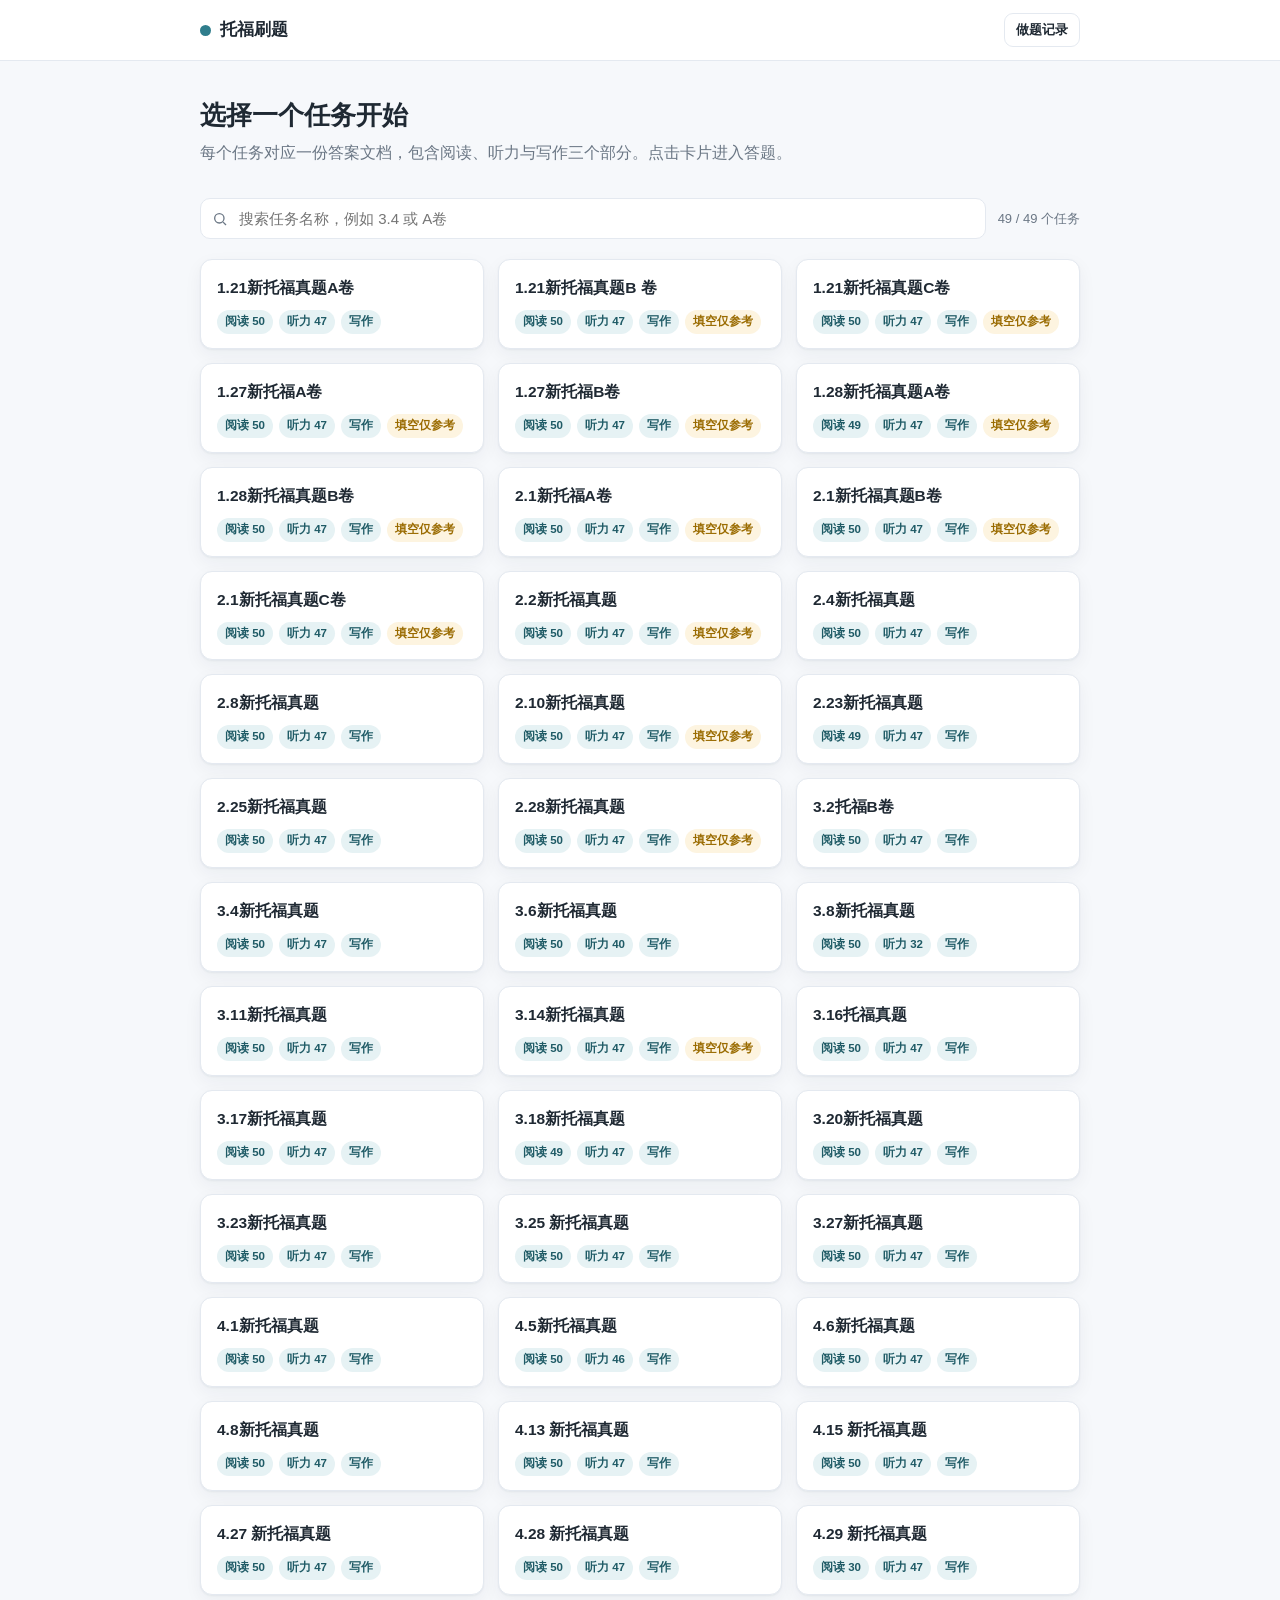
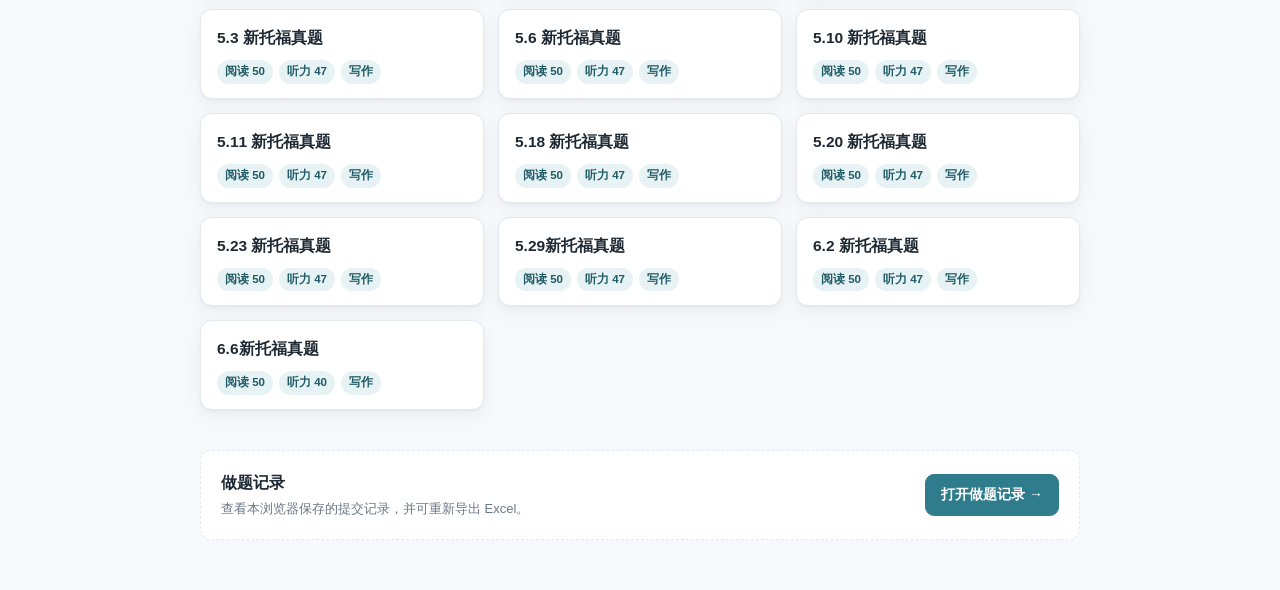
<file: index.html>
<!DOCTYPE html>
<html lang="zh-CN">
<head>
<meta charset="UTF-8">
<meta name="viewport" content="width=device-width, initial-scale=1">
<title>托福刷题 · 任务列表</title>
<link rel="stylesheet" href="assets/style.css">
</head>
<body>
<header class="topbar">
  <div class="wrap">
    <div class="brand"><span class="dot"></span> 托福刷题</div>
    <div class="spacer"></div>
    <a class="btn sm ghost" href="records.html">做题记录</a>
  </div>
</header>

<main class="wrap">
  <section class="hero">
    <h1>选择一个任务开始</h1>
    <p>每个任务对应一份答案文档，包含阅读、听力与写作三个部分。点击卡片进入答题。</p>
  </section>

  <div class="toolbar">
    <div class="search">
      <svg width="16" height="16" viewBox="0 0 24 24" fill="none" stroke="currentColor" stroke-width="2"><circle cx="11" cy="11" r="7"/><line x1="21" y1="21" x2="16.65" y2="16.65"/></svg>
      <input id="search" type="text" placeholder="搜索任务名称，例如 3.4 或 A卷" autocomplete="off">
    </div>
    <span class="count-pill" id="count"></span>
  </div>

  <div class="grid" id="grid"></div>

  <div class="foot-link">
    <div>
      <h3>做题记录</h3>
      <div class="muted small">查看本浏览器保存的提交记录，并可重新导出 Excel。</div>
    </div>
    <a class="btn primary" href="records.html">打开做题记录 →</a>
  </div>
</main>

<script src="data/tasks.js"></script>
<script src="assets/common.js"></script>
<script src="assets/home.js"></script>
</body>
</html>
</file>
<file: assets/style.css>
/* TOEFL Practice Site — light, clean theme */
:root{
  --bg:#f6f8fb;
  --card:#ffffff;
  --ink:#1f2933;
  --muted:#6b7785;
  --line:#e4e9f0;
  --accent:#2f7d8c;       /* calm teal */
  --accent-soft:#e6f2f4;
  --accent-ink:#1f5b66;
  --good:#178a4f;
  --good-soft:#e6f6ec;
  --bad:#c2453a;
  --bad-soft:#fdecea;
  --warn:#9a6b00;
  --warn-soft:#fdf4e0;
  --radius:12px;
  --shadow:0 1px 2px rgba(20,40,60,.05), 0 6px 18px rgba(20,40,60,.05);
}
*{box-sizing:border-box}
html,body{margin:0;padding:0}
body{
  font-family:-apple-system,BlinkMacSystemFont,"Segoe UI",Roboto,"Helvetica Neue","PingFang SC","Microsoft YaHei",sans-serif;
  background:var(--bg); color:var(--ink); line-height:1.55;
  -webkit-font-smoothing:antialiased;
}
a{color:var(--accent);text-decoration:none}
a:hover{text-decoration:underline}

/* layout */
.wrap{max-width:920px;margin:0 auto;padding:0 20px}
.topbar{
  position:sticky;top:0;z-index:20;background:rgba(255,255,255,.92);
  backdrop-filter:saturate(140%) blur(6px);border-bottom:1px solid var(--line);
}
.topbar .wrap{display:flex;align-items:center;gap:16px;min-height:60px;flex-wrap:wrap}
.brand{font-weight:700;font-size:17px;color:var(--ink);display:flex;align-items:center;gap:9px}
.brand .dot{width:11px;height:11px;border-radius:50%;background:var(--accent)}
.spacer{flex:1}
.muted{color:var(--muted)}
.small{font-size:13px}

/* homepage */
.hero{padding:34px 0 10px}
.hero h1{margin:0 0 6px;font-size:26px}
.hero p{margin:0;color:var(--muted)}
.toolbar{display:flex;gap:12px;align-items:center;margin:22px 0 14px;flex-wrap:wrap}
.search{flex:1;min-width:220px;position:relative}
.search input{
  width:100%;padding:11px 14px 11px 38px;border:1px solid var(--line);border-radius:10px;
  font-size:15px;background:var(--card);
}
.search svg{position:absolute;left:12px;top:50%;transform:translateY(-50%);color:var(--muted)}
.count-pill{font-size:13px;color:var(--muted);white-space:nowrap}

.grid{display:grid;grid-template-columns:repeat(auto-fill,minmax(220px,1fr));gap:14px;padding:6px 0 30px}
.card{
  display:block;background:var(--card);border:1px solid var(--line);border-radius:var(--radius);
  padding:16px 16px 14px;box-shadow:var(--shadow);transition:transform .12s ease,box-shadow .12s ease,border-color .12s;
  color:var(--ink);
}
.card:hover{transform:translateY(-2px);box-shadow:0 4px 10px rgba(20,40,60,.08),0 14px 30px rgba(20,40,60,.08);border-color:#cfe0e4;text-decoration:none}
.card .name{font-weight:650;font-size:15.5px;margin-bottom:10px;word-break:break-word}
.card .tags{display:flex;gap:6px;flex-wrap:wrap}
.tag{font-size:11.5px;padding:3px 8px;border-radius:999px;background:var(--accent-soft);color:var(--accent-ink);font-weight:600}
.tag.warn{background:var(--warn-soft);color:var(--warn)}

.foot-link{margin:10px 0 50px;padding:20px;border:1px dashed var(--line);border-radius:var(--radius);background:var(--card);
  display:flex;align-items:center;justify-content:space-between;gap:16px;flex-wrap:wrap}
.foot-link h3{margin:0 0 3px;font-size:16px}

/* buttons */
.btn{
  appearance:none;border:1px solid var(--line);background:var(--card);color:var(--ink);
  padding:9px 15px;border-radius:9px;font-size:14px;font-weight:600;cursor:pointer;transition:.12s;
  display:inline-flex;align-items:center;gap:7px;
}
.btn:hover{border-color:#c4d2d6;background:#fbfdfd}
.btn.primary{background:var(--accent);border-color:var(--accent);color:#fff}
.btn.primary:hover{background:#28707e}
.btn.ghost{background:transparent}
.btn.sm{padding:6px 11px;font-size:13px}
.btn:disabled{opacity:.5;cursor:not-allowed}
.btn.danger{color:var(--bad);border-color:#eccac6}
.btn.danger:hover{background:var(--bad-soft)}

/* task page header */
.meta{display:flex;gap:14px;flex-wrap:wrap;align-items:flex-end;margin:22px 0 8px}
.field{display:flex;flex-direction:column;gap:5px}
.field label{font-size:12.5px;color:var(--muted);font-weight:600}
.field select,.field input{
  padding:9px 11px;border:1px solid var(--line);border-radius:9px;font-size:14.5px;background:var(--card);min-width:150px;
}
.field input:invalid{border-color:#eccac6}

/* section nav */
.tabs{position:sticky;top:60px;z-index:15;display:flex;gap:6px;background:var(--bg);padding:12px 0;border-bottom:1px solid var(--line);flex-wrap:wrap}
.tab{padding:8px 16px;border-radius:999px;border:1px solid var(--line);background:var(--card);cursor:pointer;font-weight:600;font-size:14px;color:var(--muted)}
.tab.active{background:var(--accent);border-color:var(--accent);color:#fff}

.section{padding:18px 0 10px}
.section.hidden{display:none}
.section h2{font-size:20px;margin:6px 0 2px}
.section .sub{color:var(--muted);margin:0 0 14px;font-size:14px}

.module{background:var(--card);border:1px solid var(--line);border-radius:var(--radius);padding:18px;margin-bottom:18px;box-shadow:var(--shadow)}
.module-head{display:flex;align-items:center;justify-content:space-between;gap:12px;margin-bottom:6px;flex-wrap:wrap}
.module-head h3{margin:0;font-size:16.5px}
.module-head .hint{font-size:12.5px;color:var(--muted)}

.banner{padding:10px 13px;border-radius:9px;font-size:13.5px;margin:8px 0 14px;border:1px solid}
.banner.warn{background:var(--warn-soft);border-color:#f0dca8;color:#7a5400}
.banner.info{background:var(--accent-soft);border-color:#cbe6ea;color:var(--accent-ink)}

/* questions — vertical list */
.q{display:grid;grid-template-columns:46px 1fr;gap:12px;padding:12px 0;border-top:1px solid var(--line)}
.q:first-of-type{border-top:none}
.q .num{font-weight:700;color:var(--accent-ink);font-size:14.5px;padding-top:7px}
.q .body{min-width:0}
.opts{display:flex;gap:8px;flex-wrap:wrap;margin-bottom:8px}
.opt{
  display:inline-flex;align-items:center;justify-content:center;min-width:40px;height:38px;padding:0 12px;
  border:1px solid var(--line);border-radius:9px;cursor:pointer;font-weight:600;background:#fff;user-select:none;transition:.1s;
}
.opt input{position:absolute;opacity:0;width:0;height:0}
.opt:hover{border-color:#bcd0d4}
.opt.checked{background:var(--accent);border-color:var(--accent);color:#fff}
.fill-input{width:100%;max-width:340px;padding:9px 11px;border:1px solid var(--line);border-radius:9px;font-size:14.5px}
.note{width:100%;padding:7px 10px;border:1px solid var(--line);border-radius:8px;font-size:13px;background:#fcfdfe;resize:vertical;min-height:34px;color:#444}
.note::placeholder{color:#aab4bf}

/* graded states */
.q.correct .num::after{content:"✓";margin-left:4px;color:var(--good)}
.q.wrong .num::after{content:"✗";margin-left:4px;color:var(--bad)}
.opt.key{outline:2px solid var(--good);outline-offset:1px}
.opt.wrongpick{background:var(--bad-soft);border-color:#e6b3ad;color:var(--bad)}
.answerline{font-size:13px;margin-top:4px}
.answerline .ok{color:var(--good);font-weight:600}
.answerline .no{color:var(--bad);font-weight:600}
.answerline .key{color:var(--accent-ink)}

/* writing */
.bigbox{width:100%;min-height:200px;padding:13px;border:1px solid var(--line);border-radius:10px;font-size:15px;line-height:1.6;resize:vertical;font-family:inherit}
.write-row{display:grid;grid-template-columns:46px 1fr;gap:12px;padding:11px 0;border-top:1px solid var(--line)}
.write-row:first-of-type{border-top:none}
.timerbar{display:flex;align-items:center;gap:12px;flex-wrap:wrap;margin:4px 0 12px;padding:12px 14px;background:#fbfcfe;border:1px solid var(--line);border-radius:10px}
.timer{font-variant-numeric:tabular-nums;font-weight:800;font-size:30px;color:var(--good);min-width:130px;letter-spacing:.5px}
.timer.over{color:var(--bad)}
.timer .lbl{display:block;font-size:11px;font-weight:600;color:var(--muted);letter-spacing:0}
.wordcount{font-size:13px;color:var(--muted);margin-top:6px}

/* submit / results */
.submitbar{position:sticky;bottom:0;background:rgba(255,255,255,.95);backdrop-filter:blur(6px);border-top:1px solid var(--line);
  padding:14px 0;margin-top:20px;z-index:18}
.submitbar .wrap{display:flex;align-items:center;gap:14px;flex-wrap:wrap}
.scorechips{display:flex;gap:10px;flex-wrap:wrap}
.scorechip{padding:7px 13px;border-radius:10px;background:var(--accent-soft);color:var(--accent-ink);font-weight:700;font-size:14px}
.scorechip b{font-size:16px}

/* records table */
.rec-table{width:100%;border-collapse:collapse;background:var(--card);border:1px solid var(--line);border-radius:var(--radius);overflow:hidden;margin-bottom:30px}
.rec-table th,.rec-table td{padding:11px 13px;text-align:left;border-bottom:1px solid var(--line);font-size:14px}
.rec-table th{background:#f1f5f8;font-size:12.5px;color:var(--muted);text-transform:uppercase;letter-spacing:.03em}
.rec-table tr:last-child td{border-bottom:none}
.empty{padding:40px;text-align:center;color:var(--muted);background:var(--card);border:1px dashed var(--line);border-radius:var(--radius)}

@media (max-width:560px){
  .q,.write-row{grid-template-columns:38px 1fr}
  .timer{font-size:24px}
  .hero h1{font-size:22px}
}
</file>
